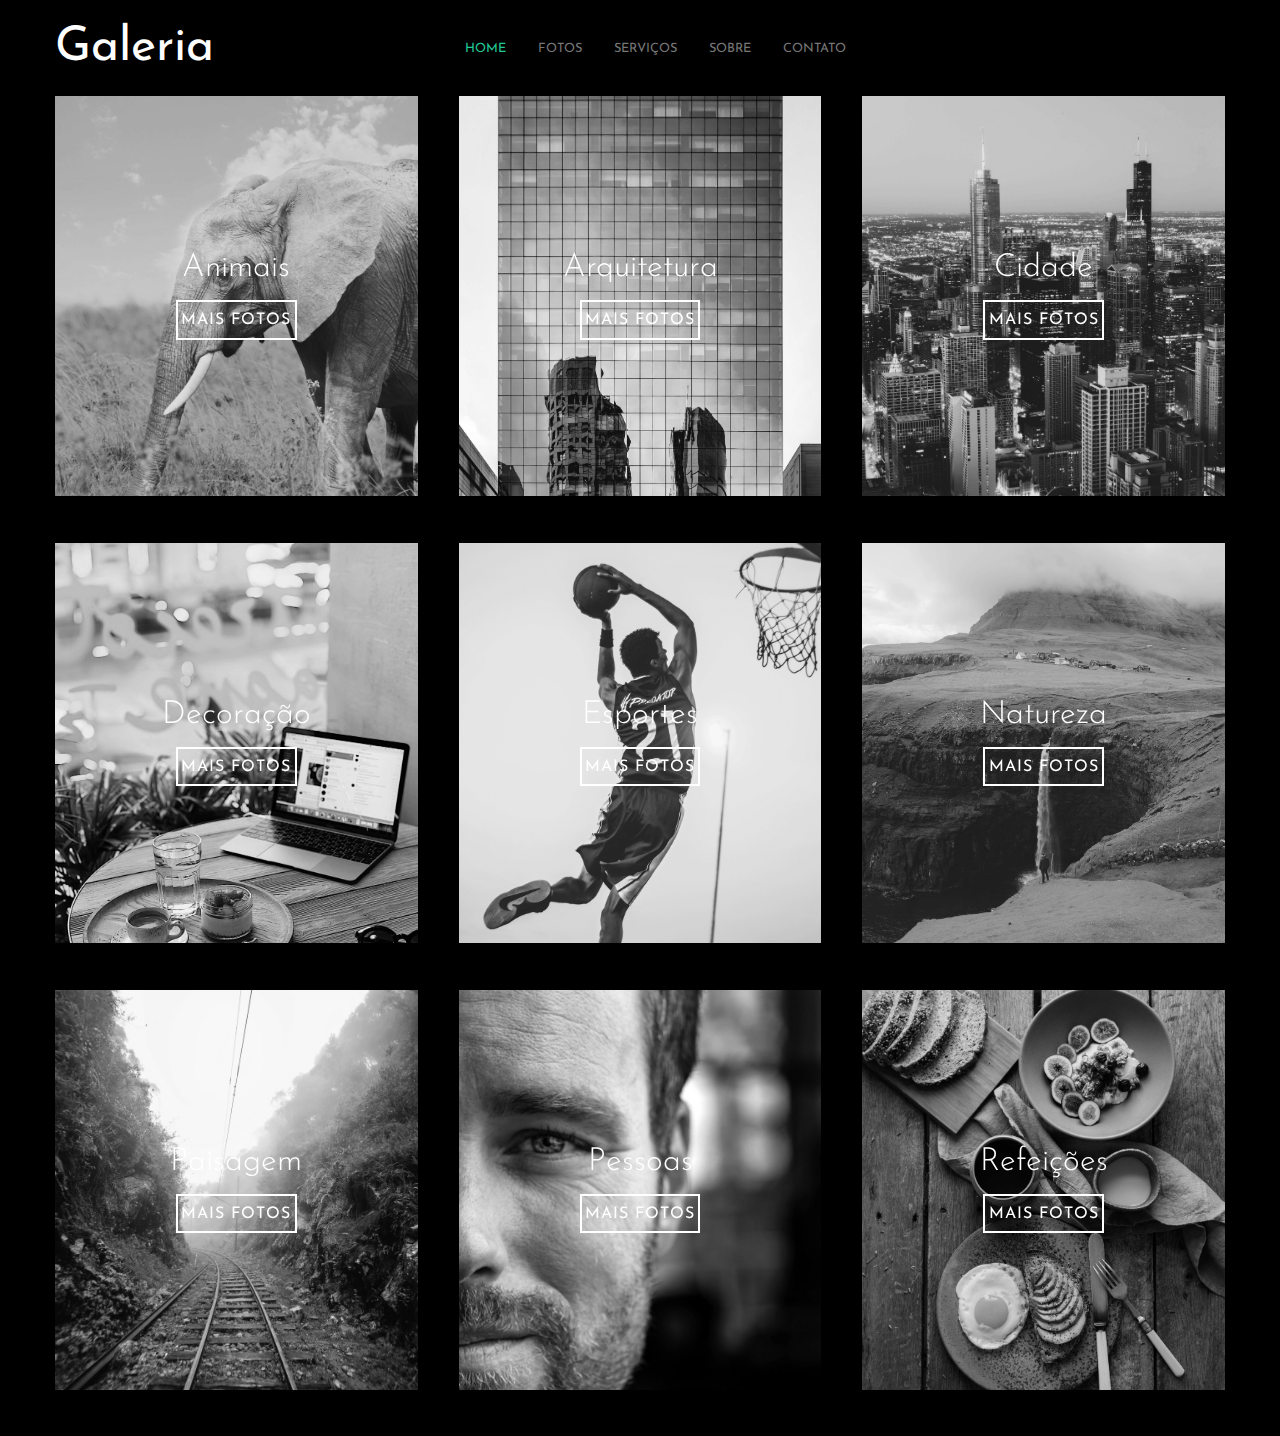
<file: index.html>
<!DOCTYPE html>
<html lang="en">
<head>
    <meta charset="UTF-8">
    <meta http-equiv="X-UA-Compatible" content="IE=edge">
    <meta name="viewport" content="width=device-width, initial-scale=1.0">
    <link rel="stylesheet" href="css/styles.css">
    <link rel="stylesheet" href="https://cdnjs.cloudflare.com/ajax/libs/font-awesome/5.15.2/css/all.min.css" integrity="sha512-HK5fgLBL+xu6dm/Ii3z4xhlSUyZgTT9tuc/hSrtw6uzJOvgRr2a9jyxxT1ely+B+xFAmJKVSTbpM/CuL7qxO8w==" crossorigin="anonymous" />
    <link href="https://fonts.googleapis.com/css2?family=Josefin+Sans:ital,wght@0,100;0,200;0,300;0,400;0,500;0,600;0,700;1,100;1,200;1,300;1,400;1,500;1,600;1,700&display=swap" rel="stylesheet">
    <title>Gallerinha</title>
</head>
<body>
    <header class="header">
        <a href="" class="header-brand">Galeria</a>
        <nav class="header-navbar">
            <ul>
                <li>
                    <a href="" class="active">Home</a>
                </li>
                <li>
                    <a href="#">Fotos</a>
                </li>
                <li>
                    <a href="#">Serviços</a>
                </li>
                <li>
                    <a href="/about_me.html">Sobre</a>
                </li>
                <li>
                    <a href="#">Contato</a>
                </li>
            </ul>
        </nav>
        <div class="header-social-media">
            <ul>
                <li>
                    <a href="#">
                        <i class="fab fa-facebook-f"></i>
                    </a>
                </li>
                <li>
                    <a href="#">
                        <i class="fab fa-twitter"></i>
                    </a>
                </li>
                <li>
                    <a href="#">
                        <i class="fab fa-instagram"></i>
                    </a>
                </li>
                <li>
                    <a href="#">
                        <i class="fab fa-youtube"></i>
                    </a>
                </li>
            </ul>
        </div>
    </header>
    <main>
        <div class="gallery">
            <div class="gallery-card" id="card-1">
                <h2 class="gallery-card-title">Animais</h2>
                <a href="" class="gallery-card-btn">Mais fotos</a>
            </div>
            <div class="gallery-card" id="card-2">
                <h2 class="gallery-card-title">Arquitetura</h2>
                <a href="" class="gallery-card-btn">Mais fotos</a>
            </div>
            <div class="gallery-card" id="card-3">
                <h2 class="gallery-card-title">Cidade</h2>
                <a href="" class="gallery-card-btn">Mais fotos</a>
            </div>
            <div class="gallery-card" id="card-4">
                <h2 class="gallery-card-title">Decoração</h2>
                <a href="" class="gallery-card-btn">Mais fotos</a>
            </div>
            <div class="gallery-card" id="card-5">
                <h2 class="gallery-card-title">Esportes</h2>
                <a href="" class="gallery-card-btn">Mais fotos</a>
            </div>
            <div class="gallery-card" id="card-6">
                <h2 class="gallery-card-title">Natureza</h2>
                <a href="" class="gallery-card-btn">Mais fotos</a>
            </div>
            <div class="gallery-card" id="card-7">
                <h2 class="gallery-card-title">Paisagem</h2>
                <a href="" class="gallery-card-btn">Mais fotos</a>
            </div>
            <div class="gallery-card" id="card-8">
                <h2 class="gallery-card-title">Pessoas</h2>
                <a href="" class="gallery-card-btn">Mais fotos</a>
            </div>
            <div class="gallery-card" id="card-9">
                <h2 class="gallery-card-title">Refeições</h2>
                <a href="" class="gallery-card-btn">Mais fotos</a>
            </div>    
        </div>
            
        </main>
        
</body>
</html>
</file>
<file: css/styles.css>
* {
  font-family: "Josefin Sans";
  padding: 0;
  margin: 0;
  box-sizing: border-box;
}

body {
  background-color: #000;
  color: #777;
}
body a {
  color: #777;
  text-decoration: none;
  transition: 0.4s;
}
body ul {
  list-style: none;
}

.header {
  display: flex;
  justify-content: space-between;
  max-width: 1170px;
  padding: 1.5rem 0;
  margin: 0 auto;
}
.header-brand {
  color: #fff;
  font-size: 3rem;
}
.header-navbar ul {
  height: 100%;
  display: flex;
  align-items: center;
  justify-content: center;
}
.header-navbar li {
  margin: 0 1rem;
  text-transform: uppercase;
  font-size: 0.8rem;
}
.header-navbar li .active {
  color: #20C997;
}
.header-navbar li a:hover {
  color: #20C997;
}
.header-social-media ul {
  display: flex;
  align-items: center;
  justify-content: center;
  height: 100%;
}
.header-social-media li {
  margin: 0 1rem;
}
.header-social-media a:hover {
  color: #20C997;
}

.gallery {
  display: flex;
  align-items: center;
  justify-content: center;
  max-width: 1170px;
  padding: 1.5rem 0;
  margin: 0 auto;
  flex-wrap: wrap;
  justify-content: space-between;
  padding: 0;
}
.gallery-card {
  width: 31%;
  height: 400px;
  margin-bottom: 4%;
  display: flex;
  align-items: center;
  justify-content: center;
  flex-direction: column;
  color: #fff;
}
.gallery-card-title {
  font-size: 2rem;
  font-weight: 300;
  margin-bottom: 1rem;
}
.gallery-card-btn {
  padding: 0.6rem 0.2rem;
  border: 2px solid #fff;
  color: #fff;
  font-weight: 400;
  text-transform: uppercase;
  letter-spacing: 1px;
}
.gallery-card-btn:hover {
  background-color: #fff;
  color: #000;
}
.gallery-card#card-1 {
  background-image: url("../img/animais.jpg");
  background-size: 100%;
  background-position: center;
  background-repeat: no-repeat;
  filter: grayscale(100%);
  transition: 0.6s;
}
.gallery-card#card-1:hover {
  background-size: 110%;
  filter: grayscale(0%);
  background-image: linear-gradient(rgba(0, 0, 0, 0.5), rgba(0, 0, 0, 0.5)), url("../img/animais.jpg");
}
.gallery-card#card-2 {
  background-image: url("../img/arquitetura.jpg");
  background-size: 100%;
  background-position: center;
  background-repeat: no-repeat;
  filter: grayscale(100%);
  transition: 0.6s;
}
.gallery-card#card-2:hover {
  background-size: 110%;
  filter: grayscale(0%);
  background-image: linear-gradient(rgba(0, 0, 0, 0.5), rgba(0, 0, 0, 0.5)), url("../img/arquitetura.jpg");
}
.gallery-card#card-3 {
  background-image: url("../img/cidade.jpg");
  background-size: 100%;
  background-position: center;
  background-repeat: no-repeat;
  filter: grayscale(100%);
  transition: 0.6s;
}
.gallery-card#card-3:hover {
  background-size: 110%;
  filter: grayscale(0%);
  background-image: linear-gradient(rgba(0, 0, 0, 0.5), rgba(0, 0, 0, 0.5)), url("../img/cidade.jpg");
}
.gallery-card#card-4 {
  background-image: url("../img/decoracao.jpg");
  background-size: 100%;
  background-position: center;
  background-repeat: no-repeat;
  filter: grayscale(100%);
  transition: 0.6s;
}
.gallery-card#card-4:hover {
  background-size: 110%;
  filter: grayscale(0%);
  background-image: linear-gradient(rgba(0, 0, 0, 0.5), rgba(0, 0, 0, 0.5)), url("../img/decoracao.jpg");
}
.gallery-card#card-5 {
  background-image: url("../img/esportes.jpg");
  background-size: 100%;
  background-position: center;
  background-repeat: no-repeat;
  filter: grayscale(100%);
  transition: 0.6s;
}
.gallery-card#card-5:hover {
  background-size: 110%;
  filter: grayscale(0%);
  background-image: linear-gradient(rgba(0, 0, 0, 0.5), rgba(0, 0, 0, 0.5)), url("../img/esportes.jpg");
}
.gallery-card#card-6 {
  background-image: url("../img/natureza.jpg");
  background-size: 100%;
  background-position: center;
  background-repeat: no-repeat;
  filter: grayscale(100%);
  transition: 0.6s;
}
.gallery-card#card-6:hover {
  background-size: 110%;
  filter: grayscale(0%);
  background-image: linear-gradient(rgba(0, 0, 0, 0.5), rgba(0, 0, 0, 0.5)), url("../img/natureza.jpg");
}
.gallery-card#card-7 {
  background-image: url("../img/paisagem.jpg");
  background-size: 100%;
  background-position: center;
  background-repeat: no-repeat;
  filter: grayscale(100%);
  transition: 0.6s;
}
.gallery-card#card-7:hover {
  background-size: 110%;
  filter: grayscale(0%);
  background-image: linear-gradient(rgba(0, 0, 0, 0.5), rgba(0, 0, 0, 0.5)), url("../img/paisagem.jpg");
}
.gallery-card#card-8 {
  background-image: url("../img/pessoas.jpg");
  background-size: 100%;
  background-position: center;
  background-repeat: no-repeat;
  filter: grayscale(100%);
  transition: 0.6s;
}
.gallery-card#card-8:hover {
  background-size: 110%;
  filter: grayscale(0%);
  background-image: linear-gradient(rgba(0, 0, 0, 0.5), rgba(0, 0, 0, 0.5)), url("../img/pessoas.jpg");
}
.gallery-card#card-9 {
  background-image: url("../img/refeicoes.jpg");
  background-size: 100%;
  background-position: center;
  background-repeat: no-repeat;
  filter: grayscale(100%);
  transition: 0.6s;
}
.gallery-card#card-9:hover {
  background-size: 110%;
  filter: grayscale(0%);
  background-image: linear-gradient(rgba(0, 0, 0, 0.5), rgba(0, 0, 0, 0.5)), url("../img/refeicoes.jpg");
}

.background_me {
  position: relative;
  opacity: 0.2;
  transition: all 0.2s;
  height: 625px;
  background-image: url("../img/stars.png");
  background-position: center;
  background-repeat: no-repeat;
  filter: grayscale(100%);
  animation: gradient 10s ease-in-out alternate infinite;
}
@keyframes gradient {
  from {
    background-position: 0 50%;
  }
  to {
    background-position: 100% 50%;
  }
}
.background_me:hover {
  opacity: 0.7;
  transition: all 0.2s;
  height: 100%;
  padding-bottom: 180px;
}
.background_me:hover::after {
  content: url("../img/moutain.png");
}
.background_me .title_me {
  height: 100%;
  opacity: 0;
  transition: all 0.2s;
  font-size: 40px;
  position: absolute;
  padding-left: 850px;
  padding-top: 200px;
  padding-right: 50px;
}
.background_me .title_me:hover {
  opacity: 1;
  transition: all 0.2s;
}
.background_me .title_me p {
  padding-top: 10px;
  font-size: 20px;
}

/*# sourceMappingURL=styles.css.map */
</file>
